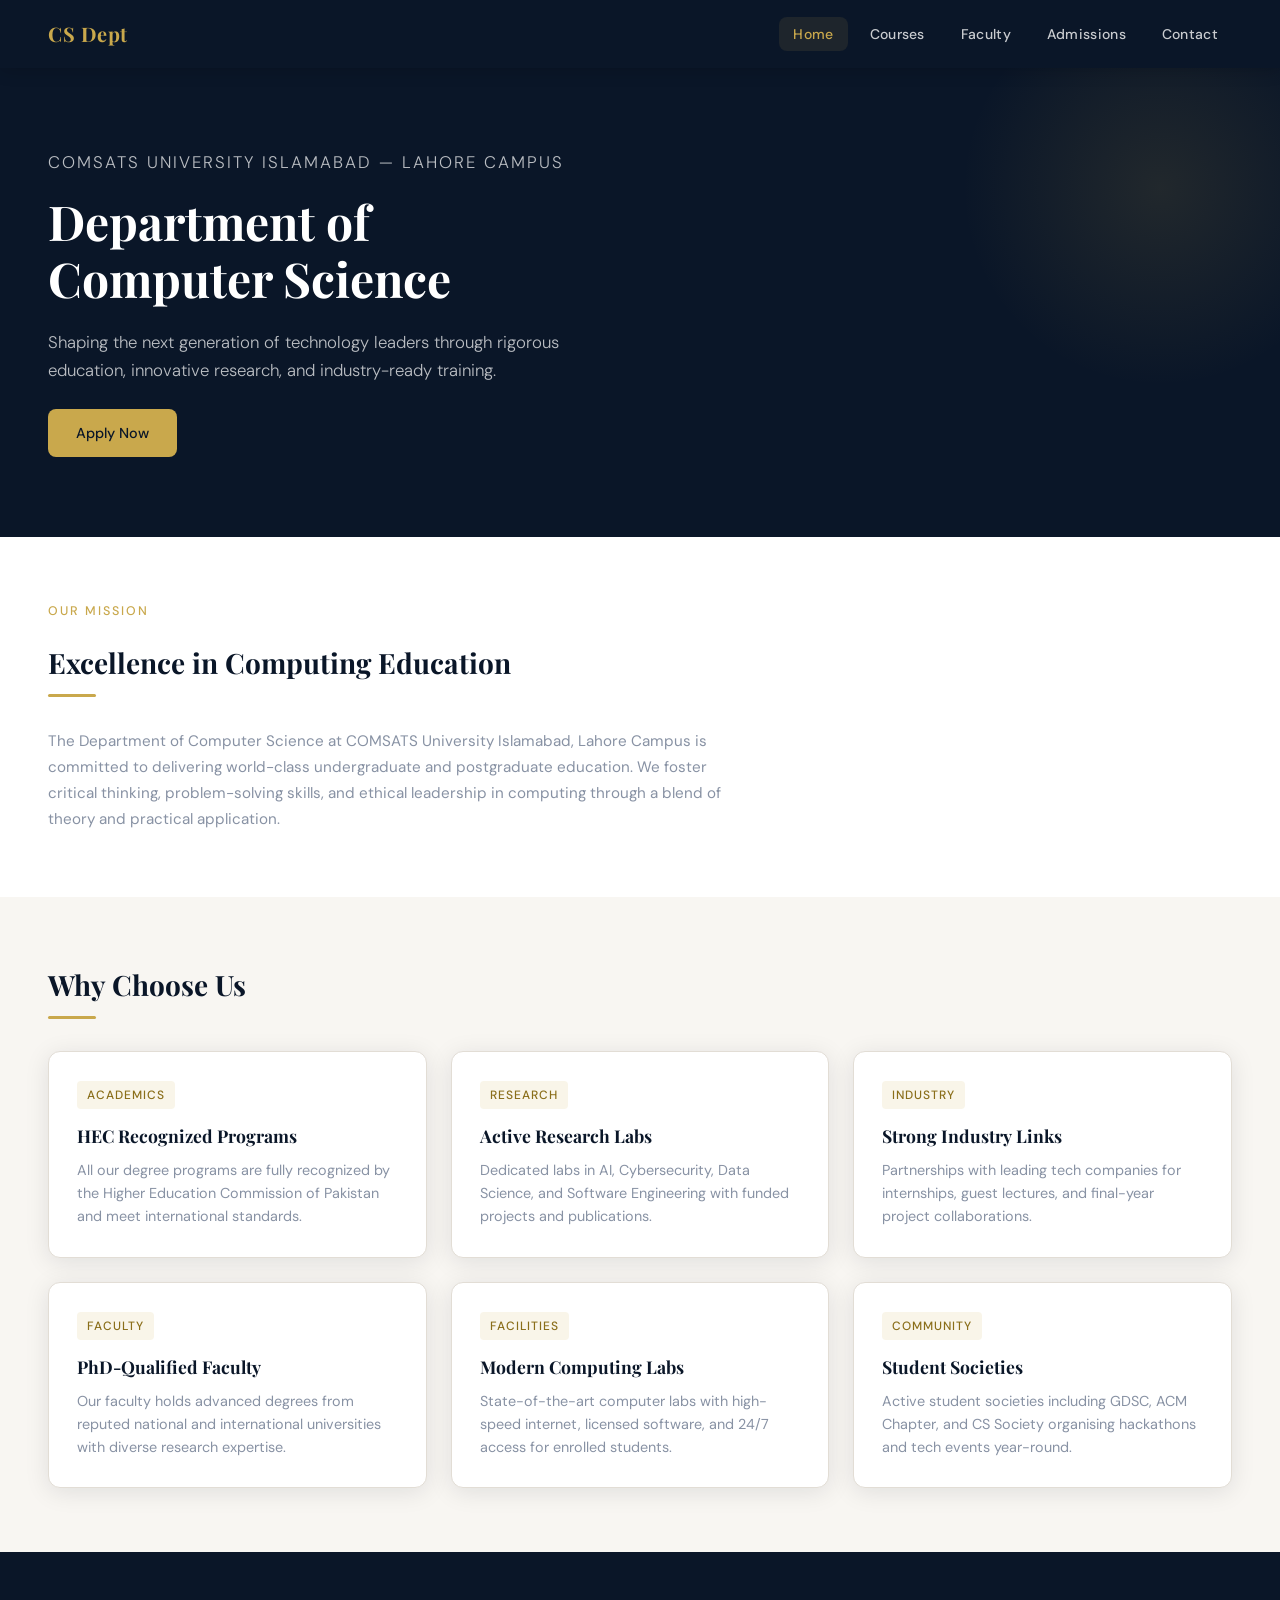
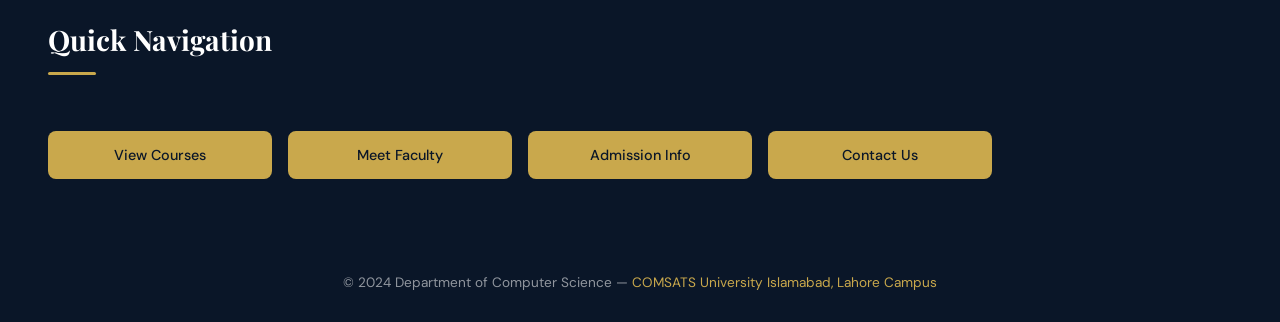
<file: index.html>
<!DOCTYPE html>
<html lang="en">
<head>
  <meta charset="UTF-8"/>
  <meta name="viewport" content="width=device-width, initial-scale=1.0"/>
  <title>CS Department — COMSATS Lahore</title>
  <link rel="stylesheet" href="css/style.css"/>
</head>
<body>

<nav>
  <a class="nav-logo" href="index.html">CS Dept</a>
  <ul class="nav-links">
    <li><a href="index.html" class="active">Home</a></li>
    <li><a href="courses.html">Courses</a></li>
    <li><a href="faculty.html">Faculty</a></li>
    <li><a href="admissions.html">Admissions</a></li>
    <li><a href="contact.html">Contact</a></li>
  </ul>
</nav>

<section class="hero">
  <p class="hero-label">COMSATS University Islamabad — Lahore Campus</p>
  <h1>Department of<br/>Computer Science</h1>
  <p>Shaping the next generation of technology leaders through rigorous education, innovative research, and industry-ready training.</p>
  <a href="admissions.html" class="btn">Apply Now</a>
</section>

<!-- Mission -->
<section class="section" style="background: var(--white);">
  <p class="hero-label" style="color: var(--gold); font-size:0.78rem; letter-spacing:2px; text-transform:uppercase; font-weight:500;">Our Mission</p>
  <h2 class="section-title">Excellence in Computing Education</h2>
  <div class="gold-line"></div>
  <p style="max-width:680px; color: var(--gray); font-size:0.95rem;">
    The Department of Computer Science at COMSATS University Islamabad, Lahore Campus is committed to delivering world-class undergraduate and postgraduate education. We foster critical thinking, problem-solving skills, and ethical leadership in computing through a blend of theory and practical application.
  </p>
</section>

<!-- Highlights -->
<section class="section">
  <h2 class="section-title">Why Choose Us</h2>
  <div class="gold-line"></div>
  <div class="card-grid">
    <div class="card">
      <div class="card-tag">Academics</div>
      <h3>HEC Recognized Programs</h3>
      <p>All our degree programs are fully recognized by the Higher Education Commission of Pakistan and meet international standards.</p>
    </div>
    <div class="card">
      <div class="card-tag">Research</div>
      <h3>Active Research Labs</h3>
      <p>Dedicated labs in AI, Cybersecurity, Data Science, and Software Engineering with funded projects and publications.</p>
    </div>
    <div class="card">
      <div class="card-tag">Industry</div>
      <h3>Strong Industry Links</h3>
      <p>Partnerships with leading tech companies for internships, guest lectures, and final-year project collaborations.</p>
    </div>
    <div class="card">
      <div class="card-tag">Faculty</div>
      <h3>PhD-Qualified Faculty</h3>
      <p>Our faculty holds advanced degrees from reputed national and international universities with diverse research expertise.</p>
    </div>
    <div class="card">
      <div class="card-tag">Facilities</div>
      <h3>Modern Computing Labs</h3>
      <p>State-of-the-art computer labs with high-speed internet, licensed software, and 24/7 access for enrolled students.</p>
    </div>
    <div class="card">
      <div class="card-tag">Community</div>
      <h3>Student Societies</h3>
      <p>Active student societies including GDSC, ACM Chapter, and CS Society organising hackathons and tech events year-round.</p>
    </div>
  </div>
</section>

<!-- Quick Links -->
<section class="section" style="background: var(--navy); color: var(--white);">
  <h2 class="section-title" style="color: var(--white);">Quick Navigation</h2>
  <div class="gold-line"></div>
  <div style="display:grid; grid-template-columns: repeat(auto-fill, minmax(200px, 1fr)); gap:16px; margin-top: 8px;">
    <a href="courses.html" class="btn" style="text-align:center;">View Courses</a>
    <a href="faculty.html" class="btn" style="text-align:center;">Meet Faculty</a>
    <a href="admissions.html" class="btn" style="text-align:center;">Admission Info</a>
    <a href="contact.html" class="btn" style="text-align:center;">Contact Us</a>
  </div>
</section>

<footer>
  <p>&copy; 2024 Department of Computer Science — <span>COMSATS University Islamabad, Lahore Campus</span></p>
</footer>

</body>
</html>
</file>
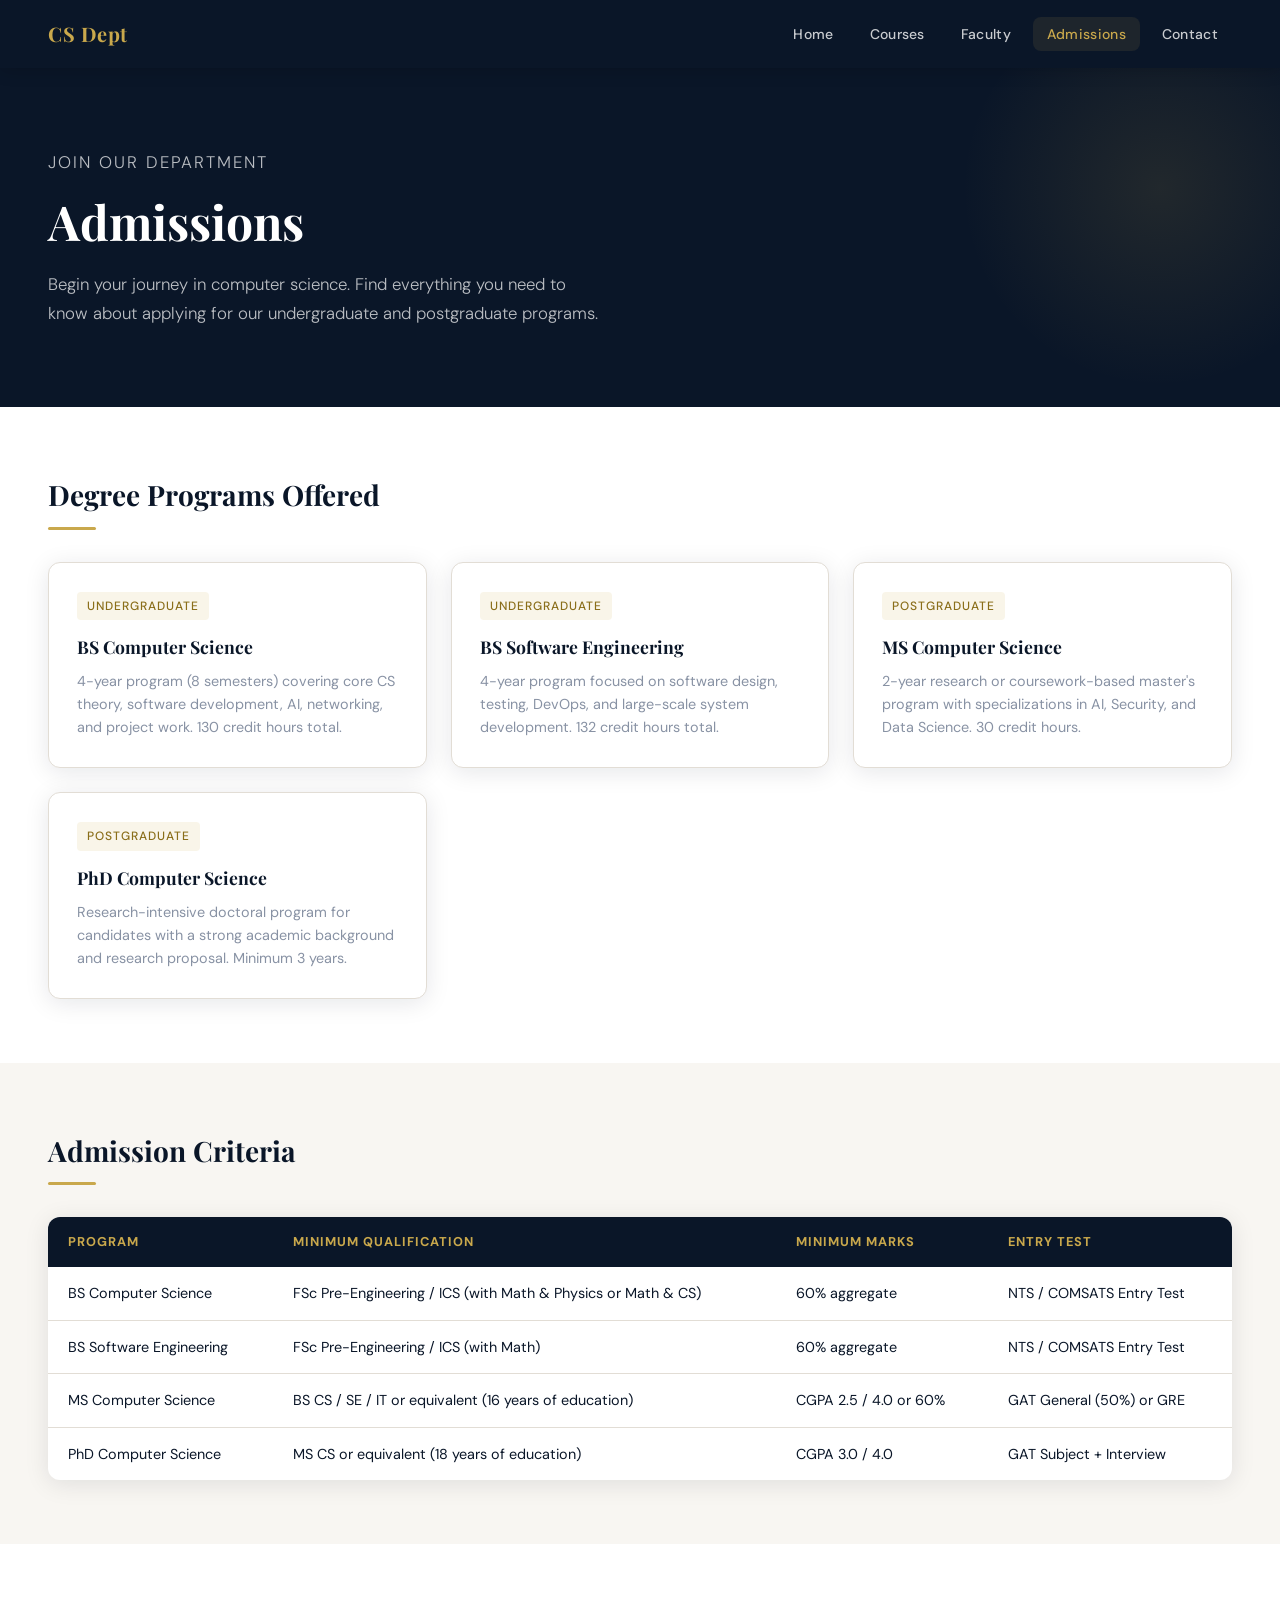
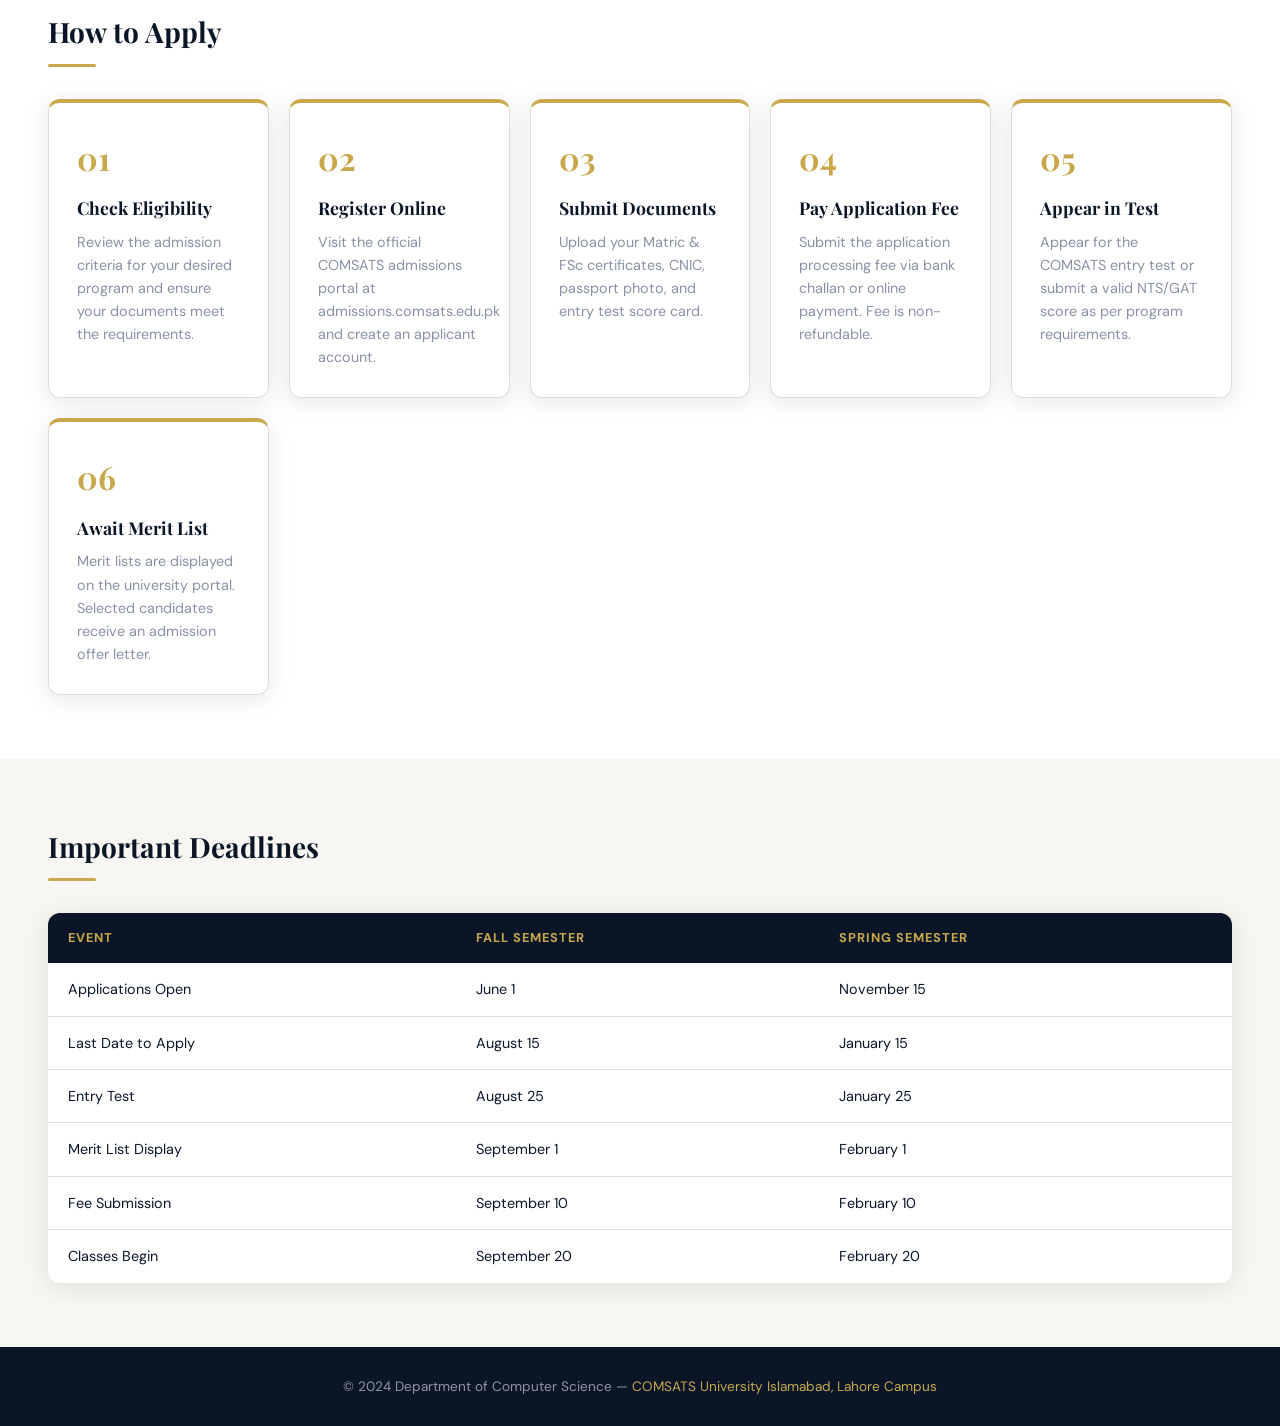
<file: admissions.html>
<!DOCTYPE html>
<html lang="en">
<head>
  <meta charset="UTF-8"/>
  <meta name="viewport" content="width=device-width, initial-scale=1.0"/>
  <title>Admissions — CS Department COMSATS Lahore</title>
  <link rel="stylesheet" href="css/style.css"/>
</head>
<body>

<nav>
  <a class="nav-logo" href="index.html">CS Dept</a>
  <ul class="nav-links">
    <li><a href="index.html">Home</a></li>
    <li><a href="courses.html">Courses</a></li>
    <li><a href="faculty.html">Faculty</a></li>
    <li><a href="admissions.html" class="active">Admissions</a></li>
    <li><a href="contact.html">Contact</a></li>
  </ul>
</nav>

<section class="hero">
  <p class="hero-label">Join Our Department</p>
  <h1>Admissions</h1>
  <p>Begin your journey in computer science. Find everything you need to know about applying for our undergraduate and postgraduate programs.</p>
</section>

<!-- Degree Programs -->
<section class="section" style="background: var(--white);">
  <h2 class="section-title">Degree Programs Offered</h2>
  <div class="gold-line"></div>
  <div class="card-grid">
    <div class="card">
      <div class="card-tag">Undergraduate</div>
      <h3>BS Computer Science</h3>
      <p>4-year program (8 semesters) covering core CS theory, software development, AI, networking, and project work. 130 credit hours total.</p>
    </div>
    <div class="card">
      <div class="card-tag">Undergraduate</div>
      <h3>BS Software Engineering</h3>
      <p>4-year program focused on software design, testing, DevOps, and large-scale system development. 132 credit hours total.</p>
    </div>
    <div class="card">
      <div class="card-tag">Postgraduate</div>
      <h3>MS Computer Science</h3>
      <p>2-year research or coursework-based master's program with specializations in AI, Security, and Data Science. 30 credit hours.</p>
    </div>
    <div class="card">
      <div class="card-tag">Postgraduate</div>
      <h3>PhD Computer Science</h3>
      <p>Research-intensive doctoral program for candidates with a strong academic background and research proposal. Minimum 3 years.</p>
    </div>
  </div>
</section>

<!-- Criteria -->
<section class="section">
  <h2 class="section-title">Admission Criteria</h2>
  <div class="gold-line"></div>
  <table>
    <thead>
      <tr>
        <th>Program</th>
        <th>Minimum Qualification</th>
        <th>Minimum Marks</th>
        <th>Entry Test</th>
      </tr>
    </thead>
    <tbody>
      <tr>
        <td>BS Computer Science</td>
        <td>FSc Pre-Engineering / ICS (with Math &amp; Physics or Math &amp; CS)</td>
        <td>60% aggregate</td>
        <td>NTS / COMSATS Entry Test</td>
      </tr>
      <tr>
        <td>BS Software Engineering</td>
        <td>FSc Pre-Engineering / ICS (with Math)</td>
        <td>60% aggregate</td>
        <td>NTS / COMSATS Entry Test</td>
      </tr>
      <tr>
        <td>MS Computer Science</td>
        <td>BS CS / SE / IT or equivalent (16 years of education)</td>
        <td>CGPA 2.5 / 4.0 or 60%</td>
        <td>GAT General (50%) or GRE</td>
      </tr>
      <tr>
        <td>PhD Computer Science</td>
        <td>MS CS or equivalent (18 years of education)</td>
        <td>CGPA 3.0 / 4.0</td>
        <td>GAT Subject + Interview</td>
      </tr>
    </tbody>
  </table>
</section>

<!-- Steps -->
<section class="section" style="background: var(--white);">
  <h2 class="section-title">How to Apply</h2>
  <div class="gold-line"></div>
  <div style="display:grid; grid-template-columns: repeat(auto-fill, minmax(220px, 1fr)); gap:20px;">
    <div class="card" style="border-top: 4px solid var(--gold);">
      <div style="font-family:'Playfair Display',serif; font-size:2rem; color:var(--gold); font-weight:700; margin-bottom:8px;">01</div>
      <h3>Check Eligibility</h3>
      <p>Review the admission criteria for your desired program and ensure your documents meet the requirements.</p>
    </div>
    <div class="card" style="border-top: 4px solid var(--gold);">
      <div style="font-family:'Playfair Display',serif; font-size:2rem; color:var(--gold); font-weight:700; margin-bottom:8px;">02</div>
      <h3>Register Online</h3>
      <p>Visit the official COMSATS admissions portal at admissions.comsats.edu.pk and create an applicant account.</p>
    </div>
    <div class="card" style="border-top: 4px solid var(--gold);">
      <div style="font-family:'Playfair Display',serif; font-size:2rem; color:var(--gold); font-weight:700; margin-bottom:8px;">03</div>
      <h3>Submit Documents</h3>
      <p>Upload your Matric &amp; FSc certificates, CNIC, passport photo, and entry test score card.</p>
    </div>
    <div class="card" style="border-top: 4px solid var(--gold);">
      <div style="font-family:'Playfair Display',serif; font-size:2rem; color:var(--gold); font-weight:700; margin-bottom:8px;">04</div>
      <h3>Pay Application Fee</h3>
      <p>Submit the application processing fee via bank challan or online payment. Fee is non-refundable.</p>
    </div>
    <div class="card" style="border-top: 4px solid var(--gold);">
      <div style="font-family:'Playfair Display',serif; font-size:2rem; color:var(--gold); font-weight:700; margin-bottom:8px;">05</div>
      <h3>Appear in Test</h3>
      <p>Appear for the COMSATS entry test or submit a valid NTS/GAT score as per program requirements.</p>
    </div>
    <div class="card" style="border-top: 4px solid var(--gold);">
      <div style="font-family:'Playfair Display',serif; font-size:2rem; color:var(--gold); font-weight:700; margin-bottom:8px;">06</div>
      <h3>Await Merit List</h3>
      <p>Merit lists are displayed on the university portal. Selected candidates receive an admission offer letter.</p>
    </div>
  </div>
</section>

<!-- Deadlines -->
<section class="section">
  <h2 class="section-title">Important Deadlines</h2>
  <div class="gold-line"></div>
  <table>
    <thead>
      <tr><th>Event</th><th>Fall Semester</th><th>Spring Semester</th></tr>
    </thead>
    <tbody>
      <tr><td>Applications Open</td><td>June 1</td><td>November 15</td></tr>
      <tr><td>Last Date to Apply</td><td>August 15</td><td>January 15</td></tr>
      <tr><td>Entry Test</td><td>August 25</td><td>January 25</td></tr>
      <tr><td>Merit List Display</td><td>September 1</td><td>February 1</td></tr>
      <tr><td>Fee Submission</td><td>September 10</td><td>February 10</td></tr>
      <tr><td>Classes Begin</td><td>September 20</td><td>February 20</td></tr>
    </tbody>
  </table>
</section>

<footer>
  <p>&copy; 2024 Department of Computer Science — <span>COMSATS University Islamabad, Lahore Campus</span></p>
</footer>
</body>
</html>
</file>
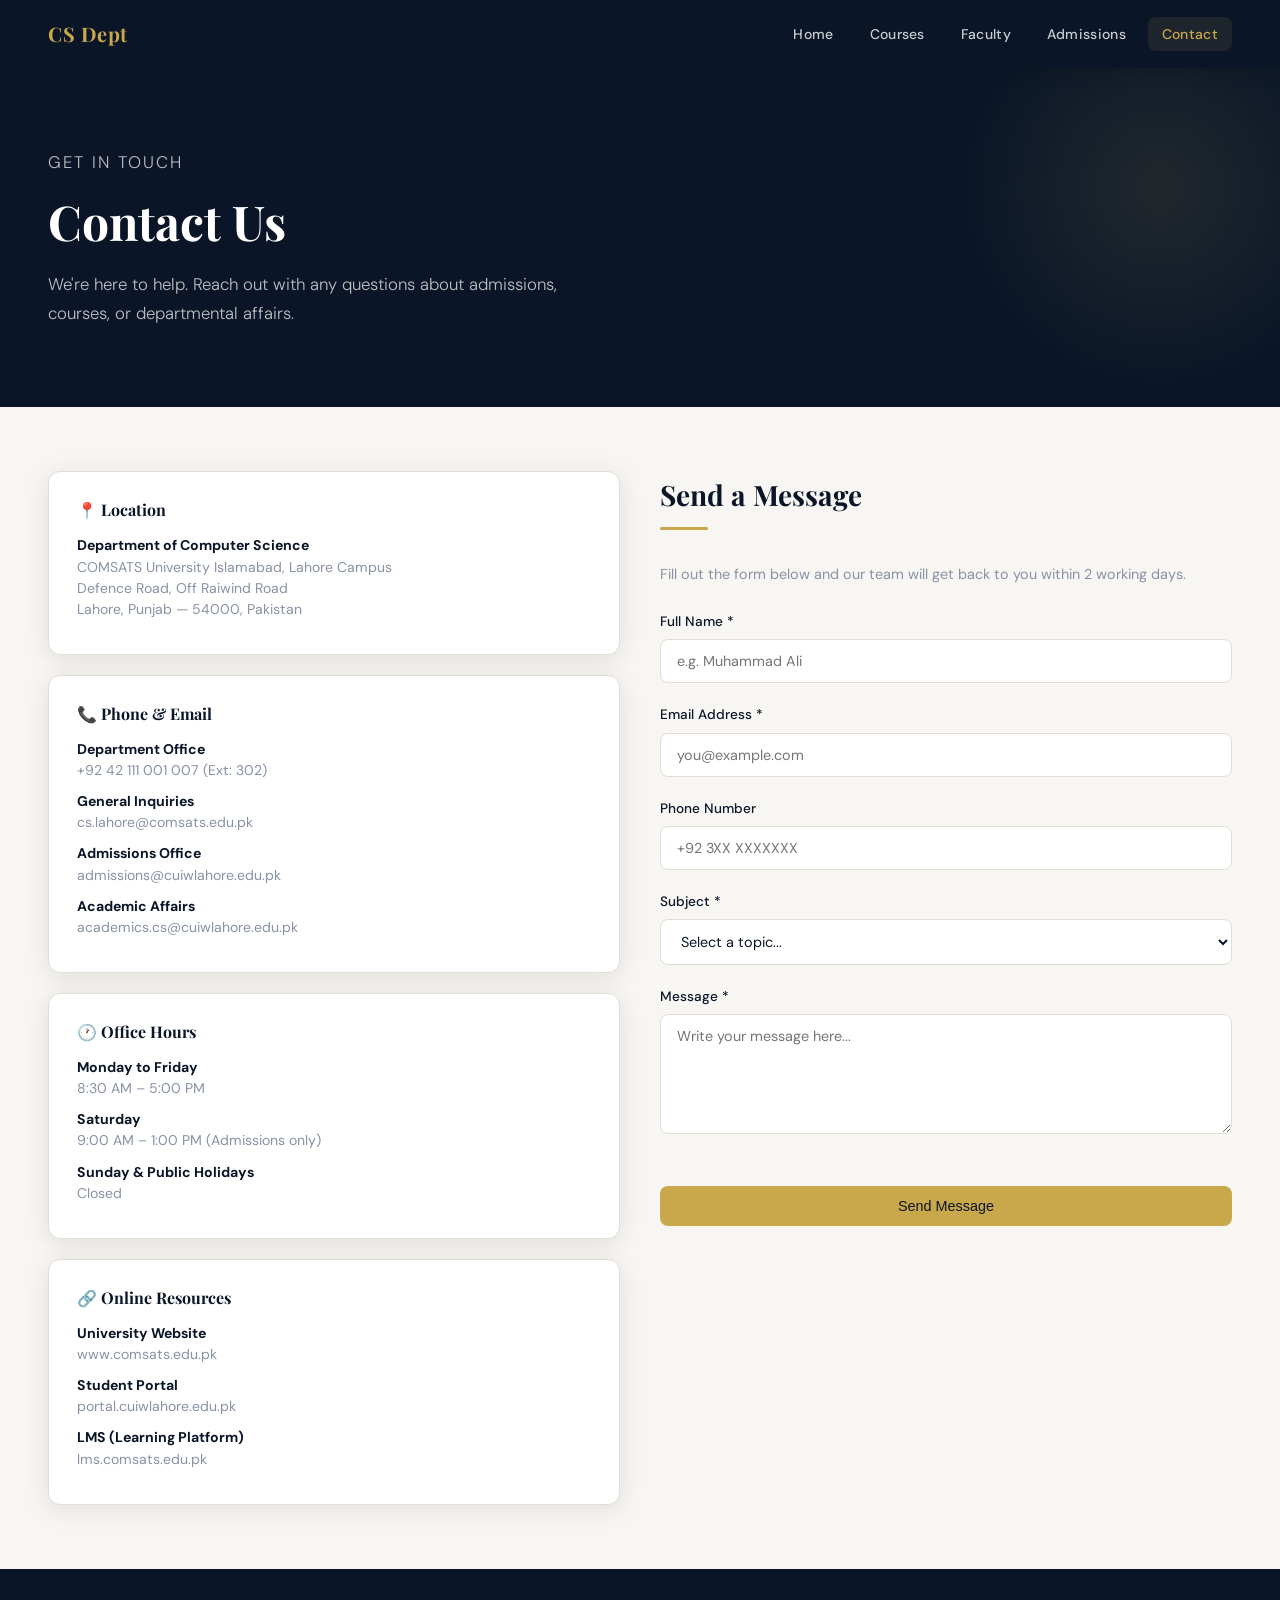
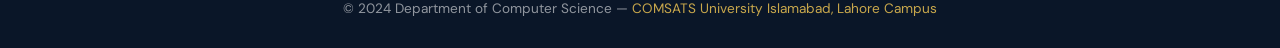
<file: contact.html>
<!DOCTYPE html>
<html lang="en">
<head>
  <meta charset="UTF-8"/>
  <meta name="viewport" content="width=device-width, initial-scale=1.0"/>
  <title>Contact — CS Department COMSATS Lahore</title>
  <link rel="stylesheet" href="css/style.css"/>
  <style>
    .info-block {
      background: var(--white);
      border-radius: 12px;
      padding: 24px 28px;
      border: 1px solid var(--border);
      box-shadow: var(--shadow);
    }
    .info-block h3 { font-family:'Playfair Display',serif; font-size:1rem; font-weight:700; color:var(--navy); margin-bottom:12px; }
    .info-row { display:flex; gap:10px; align-items:flex-start; margin-bottom:10px; }
    .info-icon { font-size:1rem; margin-top:2px; flex-shrink:0; }
    .info-text { font-size:0.88rem; color:var(--gray); line-height:1.5; }
    .info-text strong { color:var(--navy); display:block; }
    .contact-grid { display:grid; grid-template-columns:1fr 1fr; gap:40px; }
    @media(max-width:768px){ .contact-grid{grid-template-columns:1fr;} }
  </style>
</head>
<body>

<nav>
  <a class="nav-logo" href="index.html">CS Dept</a>
  <ul class="nav-links">
    <li><a href="index.html">Home</a></li>
    <li><a href="courses.html">Courses</a></li>
    <li><a href="faculty.html">Faculty</a></li>
    <li><a href="admissions.html">Admissions</a></li>
    <li><a href="contact.html" class="active">Contact</a></li>
  </ul>
</nav>

<section class="hero">
  <p class="hero-label">Get in Touch</p>
  <h1>Contact Us</h1>
  <p>We're here to help. Reach out with any questions about admissions, courses, or departmental affairs.</p>
</section>

<section class="section">
  <div class="contact-grid">

    <!-- Left: Info -->
    <div style="display:flex; flex-direction:column; gap:20px;">

      <div class="info-block">
        <h3>📍 Location</h3>
        <div class="info-row">
          <div class="info-text">
            <strong>Department of Computer Science</strong>
            COMSATS University Islamabad, Lahore Campus<br/>
            Defence Road, Off Raiwind Road<br/>
            Lahore, Punjab — 54000, Pakistan
          </div>
        </div>
      </div>

      <div class="info-block">
        <h3>📞 Phone &amp; Email</h3>
        <div class="info-row">
          <div class="info-text">
            <strong>Department Office</strong>
            +92 42 111 001 007 (Ext: 302)
          </div>
        </div>
        <div class="info-row">
          <div class="info-text">
            <strong>General Inquiries</strong>
            cs.lahore@comsats.edu.pk
          </div>
        </div>
        <div class="info-row">
          <div class="info-text">
            <strong>Admissions Office</strong>
            admissions@cuiwlahore.edu.pk
          </div>
        </div>
        <div class="info-row">
          <div class="info-text">
            <strong>Academic Affairs</strong>
            academics.cs@cuiwlahore.edu.pk
          </div>
        </div>
      </div>

      <div class="info-block">
        <h3>🕐 Office Hours</h3>
        <div class="info-row">
          <div class="info-text">
            <strong>Monday to Friday</strong>
            8:30 AM – 5:00 PM
          </div>
        </div>
        <div class="info-row">
          <div class="info-text">
            <strong>Saturday</strong>
            9:00 AM – 1:00 PM (Admissions only)
          </div>
        </div>
        <div class="info-row">
          <div class="info-text">
            <strong>Sunday &amp; Public Holidays</strong>
            Closed
          </div>
        </div>
      </div>

      <div class="info-block">
        <h3>🔗 Online Resources</h3>
        <div class="info-row">
          <div class="info-text">
            <strong>University Website</strong>
            www.comsats.edu.pk
          </div>
        </div>
        <div class="info-row">
          <div class="info-text">
            <strong>Student Portal</strong>
            portal.cuiwlahore.edu.pk
          </div>
        </div>
        <div class="info-row">
          <div class="info-text">
            <strong>LMS (Learning Platform)</strong>
            lms.comsats.edu.pk
          </div>
        </div>
      </div>

    </div>

    <!-- Right: Contact Form -->
    <div>
      <h2 class="section-title">Send a Message</h2>
      <div class="gold-line"></div>
      <p style="color:var(--gray); font-size:0.9rem; margin-bottom:24px;">Fill out the form below and our team will get back to you within 2 working days.</p>

      <form onsubmit="handleSubmit(event)">
        <div class="form-group">
          <label for="name">Full Name *</label>
          <input type="text" id="name" placeholder="e.g. Muhammad Ali" required/>
        </div>
        <div class="form-group">
          <label for="email">Email Address *</label>
          <input type="email" id="email" placeholder="you@example.com" required/>
        </div>
        <div class="form-group">
          <label for="phone">Phone Number</label>
          <input type="tel" id="phone" placeholder="+92 3XX XXXXXXX"/>
        </div>
        <div class="form-group">
          <label for="subject">Subject *</label>
          <select id="subject" required>
            <option value="">Select a topic...</option>
            <option>Admission Inquiry</option>
            <option>Course Information</option>
            <option>Faculty / Academic Affairs</option>
            <option>Fee / Scholarship</option>
            <option>Technical / Portal Issue</option>
            <option>Other</option>
          </select>
        </div>
        <div class="form-group">
          <label for="message">Message *</label>
          <textarea id="message" placeholder="Write your message here..." required></textarea>
        </div>
        <button type="submit" class="btn" style="width:100%; text-align:center;">Send Message</button>
      </form>

      <div id="success-msg" style="display:none; margin-top:20px; background:rgba(201,168,76,0.12); border:1px solid var(--gold); border-radius:8px; padding:16px; color:#8a6e1a; font-size:0.9rem;">
        ✅ Your message has been sent successfully! We'll get back to you within 2 working days.
      </div>
    </div>

  </div>
</section>

<footer>
  <p>&copy; 2024 Department of Computer Science — <span>COMSATS University Islamabad, Lahore Campus</span></p>
</footer>

<script>
function handleSubmit(e) {
  e.preventDefault();
  document.getElementById('success-msg').style.display = 'block';
  e.target.reset();
  e.target.style.opacity = '0.5';
  e.target.style.pointerEvents = 'none';
}
</script>

</body>
</html>
</file>
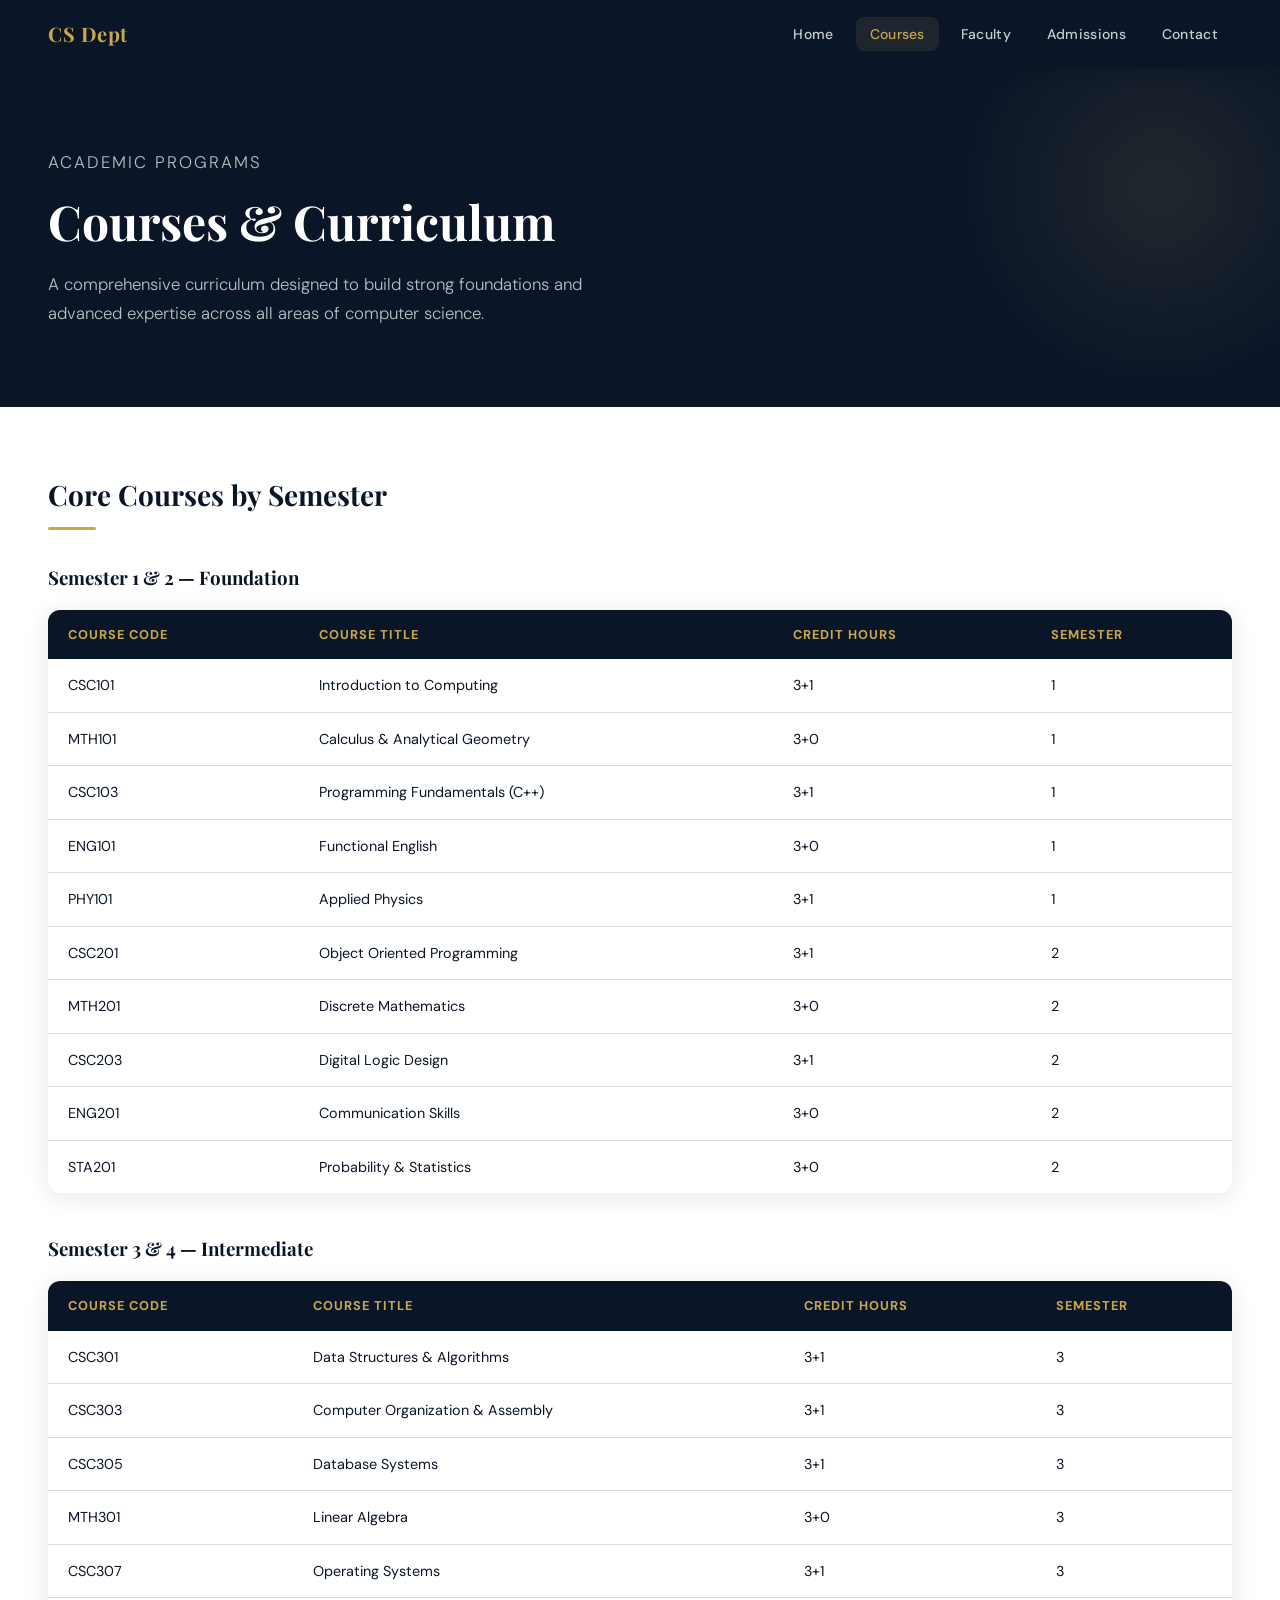
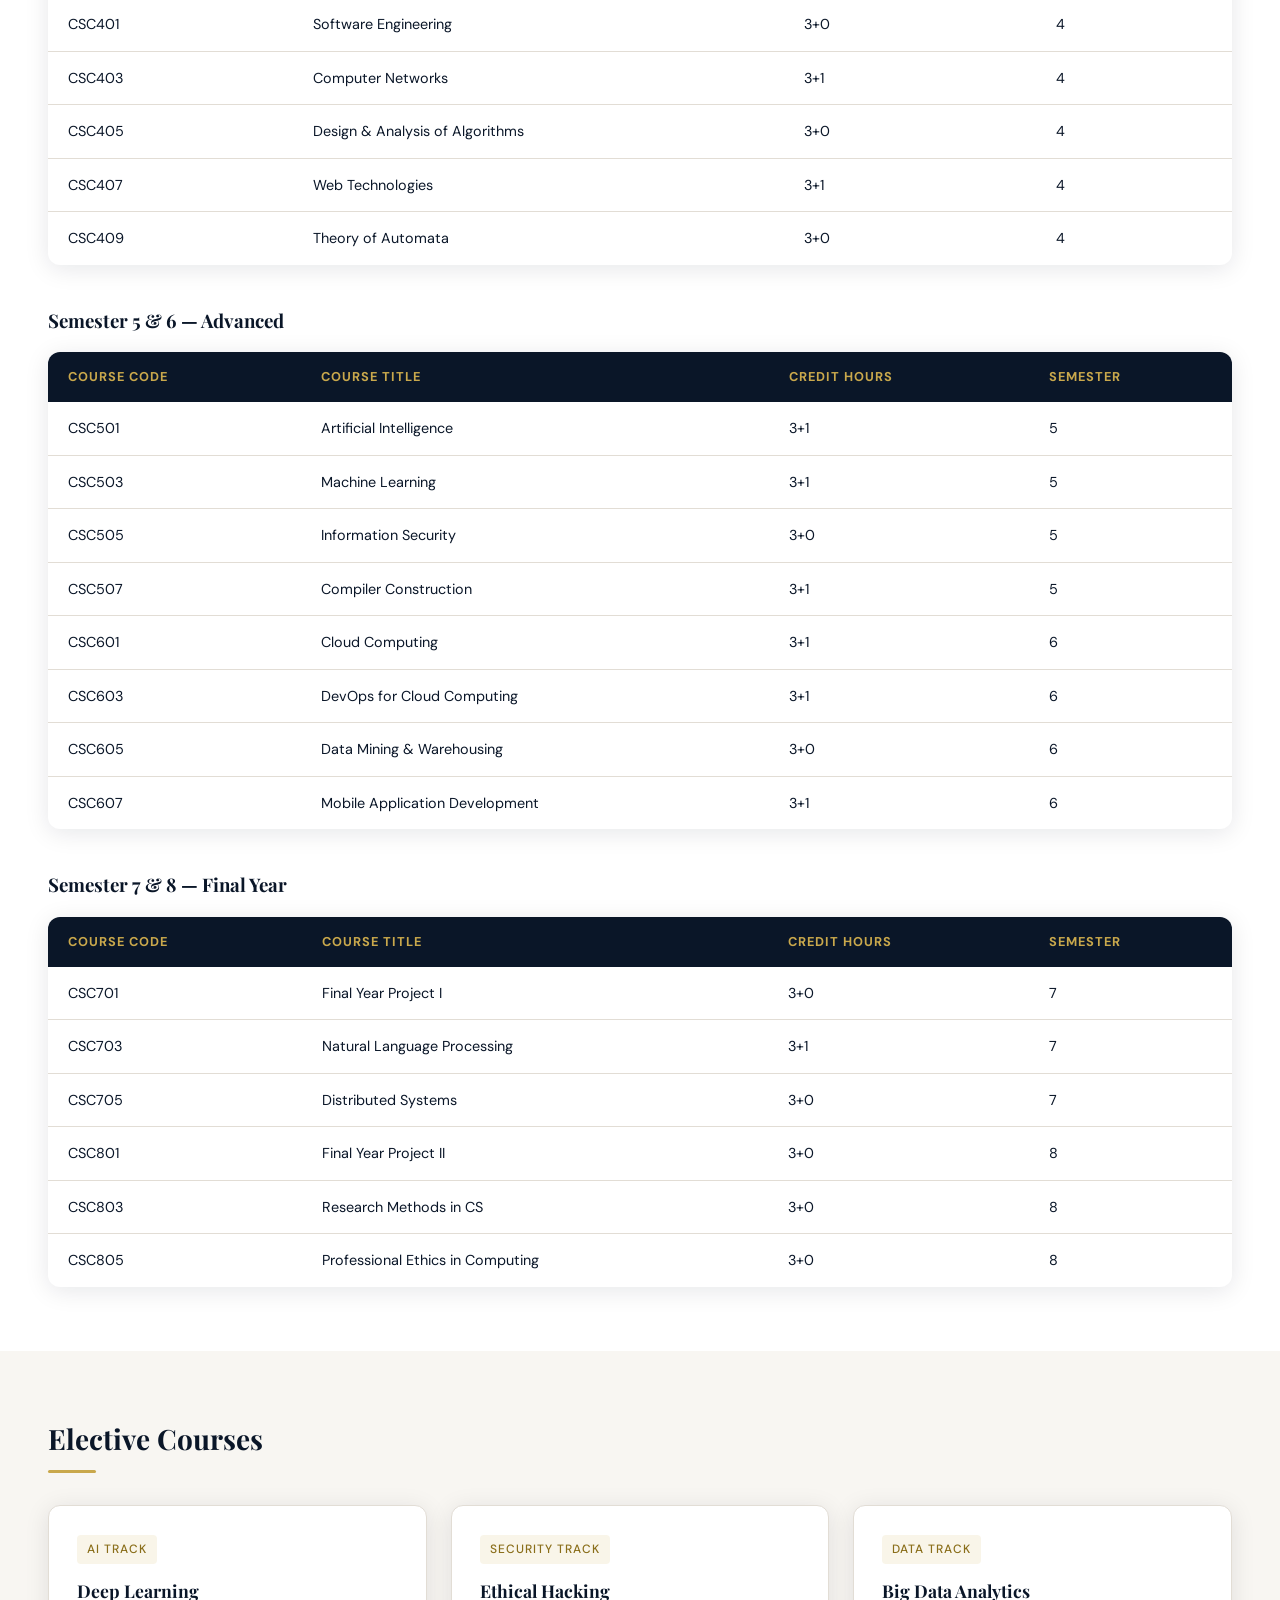
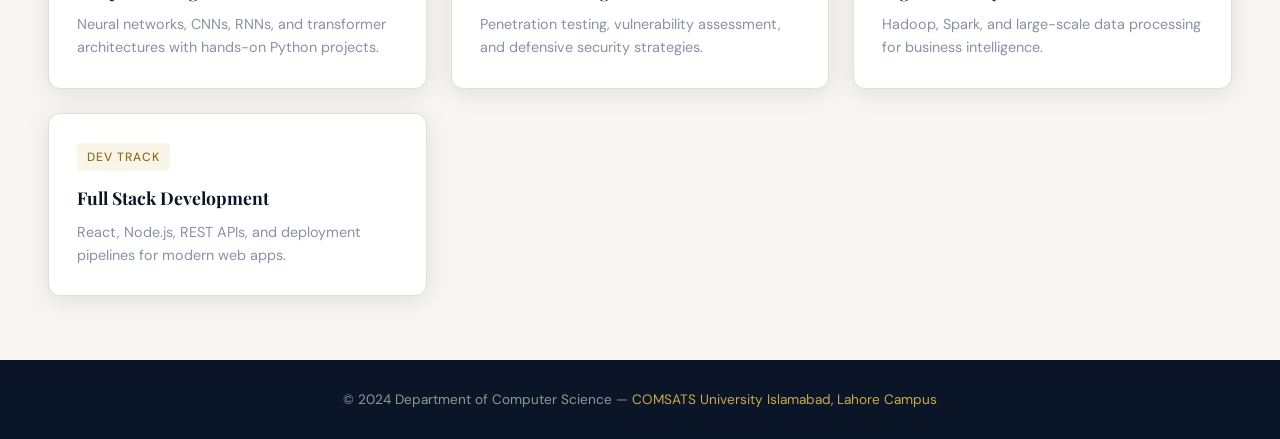
<file: courses.html>
<!DOCTYPE html>
<html lang="en">
<head>
  <meta charset="UTF-8"/>
  <meta name="viewport" content="width=device-width, initial-scale=1.0"/>
  <title>Courses — CS Department COMSATS Lahore</title>
  <link rel="stylesheet" href="css/style.css"/>
</head>
<body>

<nav>
  <a class="nav-logo" href="index.html">CS Dept</a>
  <ul class="nav-links">
    <li><a href="index.html">Home</a></li>
    <li><a href="courses.html" class="active">Courses</a></li>
    <li><a href="faculty.html">Faculty</a></li>
    <li><a href="admissions.html">Admissions</a></li>
    <li><a href="contact.html">Contact</a></li>
  </ul>
</nav>

<section class="hero">
  <p class="hero-label">Academic Programs</p>
  <h1>Courses &amp; Curriculum</h1>
  <p>A comprehensive curriculum designed to build strong foundations and advanced expertise across all areas of computer science.</p>
</section>

<!-- Semester 1 & 2 -->
<section class="section" style="background: var(--white);">
  <h2 class="section-title">Core Courses by Semester</h2>
  <div class="gold-line"></div>

  <h3 style="font-family:'Playfair Display',serif; margin-bottom:16px; color:var(--navy);">Semester 1 &amp; 2 — Foundation</h3>
  <table style="margin-bottom:40px;">
    <thead>
      <tr>
        <th>Course Code</th>
        <th>Course Title</th>
        <th>Credit Hours</th>
        <th>Semester</th>
      </tr>
    </thead>
    <tbody>
      <tr><td>CSC101</td><td>Introduction to Computing</td><td>3+1</td><td>1</td></tr>
      <tr><td>MTH101</td><td>Calculus &amp; Analytical Geometry</td><td>3+0</td><td>1</td></tr>
      <tr><td>CSC103</td><td>Programming Fundamentals (C++)</td><td>3+1</td><td>1</td></tr>
      <tr><td>ENG101</td><td>Functional English</td><td>3+0</td><td>1</td></tr>
      <tr><td>PHY101</td><td>Applied Physics</td><td>3+1</td><td>1</td></tr>
      <tr><td>CSC201</td><td>Object Oriented Programming</td><td>3+1</td><td>2</td></tr>
      <tr><td>MTH201</td><td>Discrete Mathematics</td><td>3+0</td><td>2</td></tr>
      <tr><td>CSC203</td><td>Digital Logic Design</td><td>3+1</td><td>2</td></tr>
      <tr><td>ENG201</td><td>Communication Skills</td><td>3+0</td><td>2</td></tr>
      <tr><td>STA201</td><td>Probability &amp; Statistics</td><td>3+0</td><td>2</td></tr>
    </tbody>
  </table>

  <h3 style="font-family:'Playfair Display',serif; margin-bottom:16px; color:var(--navy);">Semester 3 &amp; 4 — Intermediate</h3>
  <table style="margin-bottom:40px;">
    <thead>
      <tr>
        <th>Course Code</th>
        <th>Course Title</th>
        <th>Credit Hours</th>
        <th>Semester</th>
      </tr>
    </thead>
    <tbody>
      <tr><td>CSC301</td><td>Data Structures &amp; Algorithms</td><td>3+1</td><td>3</td></tr>
      <tr><td>CSC303</td><td>Computer Organization &amp; Assembly</td><td>3+1</td><td>3</td></tr>
      <tr><td>CSC305</td><td>Database Systems</td><td>3+1</td><td>3</td></tr>
      <tr><td>MTH301</td><td>Linear Algebra</td><td>3+0</td><td>3</td></tr>
      <tr><td>CSC307</td><td>Operating Systems</td><td>3+1</td><td>3</td></tr>
      <tr><td>CSC401</td><td>Software Engineering</td><td>3+0</td><td>4</td></tr>
      <tr><td>CSC403</td><td>Computer Networks</td><td>3+1</td><td>4</td></tr>
      <tr><td>CSC405</td><td>Design &amp; Analysis of Algorithms</td><td>3+0</td><td>4</td></tr>
      <tr><td>CSC407</td><td>Web Technologies</td><td>3+1</td><td>4</td></tr>
      <tr><td>CSC409</td><td>Theory of Automata</td><td>3+0</td><td>4</td></tr>
    </tbody>
  </table>

  <h3 style="font-family:'Playfair Display',serif; margin-bottom:16px; color:var(--navy);">Semester 5 &amp; 6 — Advanced</h3>
  <table style="margin-bottom:40px;">
    <thead>
      <tr>
        <th>Course Code</th>
        <th>Course Title</th>
        <th>Credit Hours</th>
        <th>Semester</th>
      </tr>
    </thead>
    <tbody>
      <tr><td>CSC501</td><td>Artificial Intelligence</td><td>3+1</td><td>5</td></tr>
      <tr><td>CSC503</td><td>Machine Learning</td><td>3+1</td><td>5</td></tr>
      <tr><td>CSC505</td><td>Information Security</td><td>3+0</td><td>5</td></tr>
      <tr><td>CSC507</td><td>Compiler Construction</td><td>3+1</td><td>5</td></tr>
      <tr><td>CSC601</td><td>Cloud Computing</td><td>3+1</td><td>6</td></tr>
      <tr><td>CSC603</td><td>DevOps for Cloud Computing</td><td>3+1</td><td>6</td></tr>
      <tr><td>CSC605</td><td>Data Mining &amp; Warehousing</td><td>3+0</td><td>6</td></tr>
      <tr><td>CSC607</td><td>Mobile Application Development</td><td>3+1</td><td>6</td></tr>
    </tbody>
  </table>

  <h3 style="font-family:'Playfair Display',serif; margin-bottom:16px; color:var(--navy);">Semester 7 &amp; 8 — Final Year</h3>
  <table>
    <thead>
      <tr>
        <th>Course Code</th>
        <th>Course Title</th>
        <th>Credit Hours</th>
        <th>Semester</th>
      </tr>
    </thead>
    <tbody>
      <tr><td>CSC701</td><td>Final Year Project I</td><td>3+0</td><td>7</td></tr>
      <tr><td>CSC703</td><td>Natural Language Processing</td><td>3+1</td><td>7</td></tr>
      <tr><td>CSC705</td><td>Distributed Systems</td><td>3+0</td><td>7</td></tr>
      <tr><td>CSC801</td><td>Final Year Project II</td><td>3+0</td><td>8</td></tr>
      <tr><td>CSC803</td><td>Research Methods in CS</td><td>3+0</td><td>8</td></tr>
      <tr><td>CSC805</td><td>Professional Ethics in Computing</td><td>3+0</td><td>8</td></tr>
    </tbody>
  </table>
</section>

<!-- Electives -->
<section class="section">
  <h2 class="section-title">Elective Courses</h2>
  <div class="gold-line"></div>
  <div class="card-grid">
    <div class="card"><div class="card-tag">AI Track</div><h3>Deep Learning</h3><p>Neural networks, CNNs, RNNs, and transformer architectures with hands-on Python projects.</p></div>
    <div class="card"><div class="card-tag">Security Track</div><h3>Ethical Hacking</h3><p>Penetration testing, vulnerability assessment, and defensive security strategies.</p></div>
    <div class="card"><div class="card-tag">Data Track</div><h3>Big Data Analytics</h3><p>Hadoop, Spark, and large-scale data processing for business intelligence.</p></div>
    <div class="card"><div class="card-tag">Dev Track</div><h3>Full Stack Development</h3><p>React, Node.js, REST APIs, and deployment pipelines for modern web apps.</p></div>
  </div>
</section>

<footer>
  <p>&copy; 2024 Department of Computer Science — <span>COMSATS University Islamabad, Lahore Campus</span></p>
</footer>
</body>
</html>
</file>
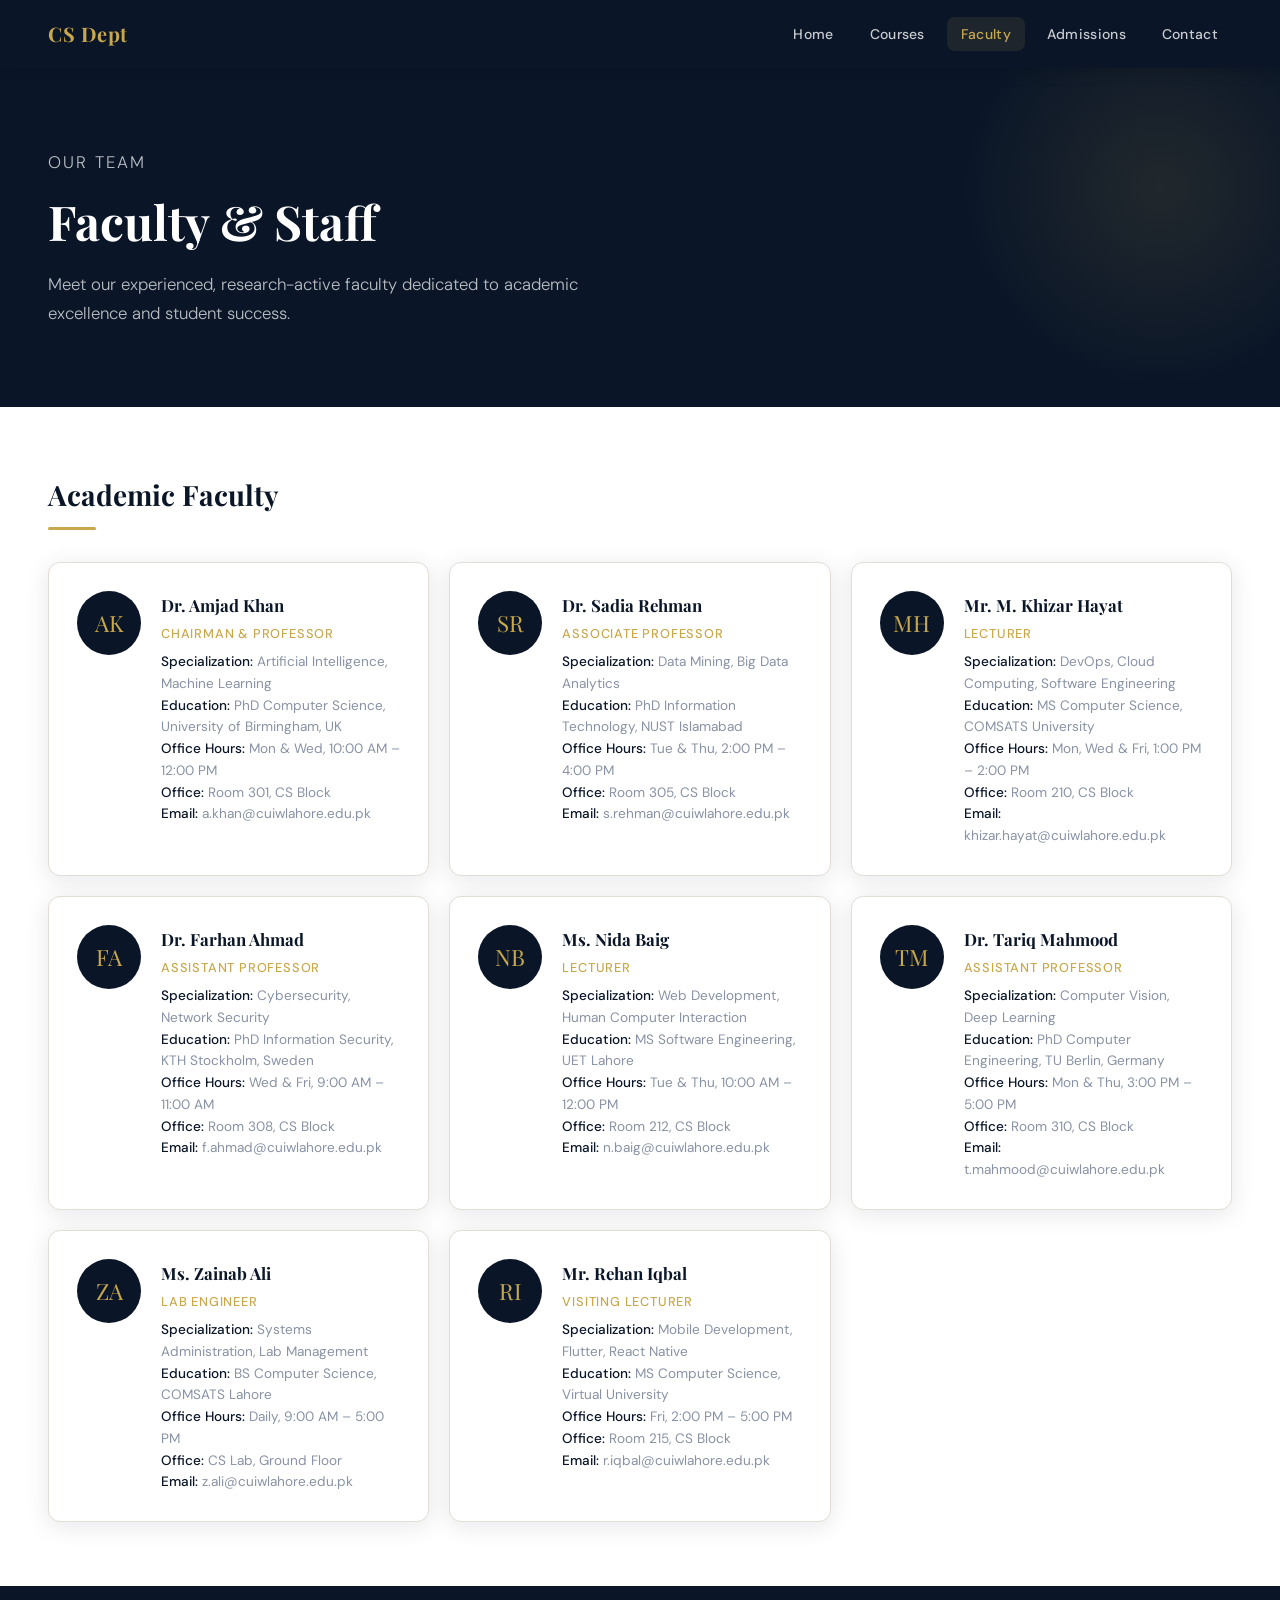
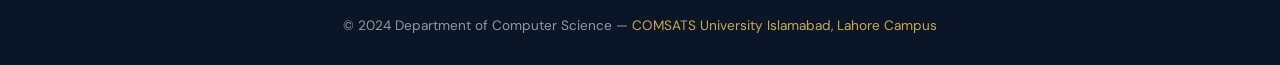
<file: faculty.html>
<!DOCTYPE html>
<html lang="en">
<head>
  <meta charset="UTF-8"/>
  <meta name="viewport" content="width=device-width, initial-scale=1.0"/>
  <title>Faculty — CS Department COMSATS Lahore</title>
  <link rel="stylesheet" href="css/style.css"/>
  <style>
    .faculty-card {
      background: var(--white);
      border-radius: 12px;
      padding: 28px;
      border: 1px solid var(--border);
      box-shadow: var(--shadow);
      display: flex;
      gap: 20px;
      align-items: flex-start;
      transition: transform 0.2s, box-shadow 0.2s;
    }
    .faculty-card:hover { transform: translateY(-2px); box-shadow: 0 8px 32px rgba(10,22,40,0.13); }
    .faculty-avatar {
      width: 64px; height: 64px;
      border-radius: 50%;
      background: var(--navy);
      display: flex; align-items: center; justify-content: center;
      font-family: 'Playfair Display', serif;
      font-size: 1.4rem;
      color: var(--gold);
      flex-shrink: 0;
    }
    .faculty-info h3 { font-family: 'Playfair Display', serif; font-size: 1.05rem; font-weight: 700; color: var(--navy); margin-bottom: 4px; }
    .faculty-role { font-size: 0.8rem; color: var(--gold); font-weight: 500; text-transform: uppercase; letter-spacing: 0.8px; margin-bottom: 6px; }
    .faculty-detail { font-size: 0.85rem; color: var(--gray); line-height: 1.6; }
    .faculty-detail span { font-weight: 500; color: var(--navy); }
    .faculty-grid { display: grid; grid-template-columns: repeat(auto-fill, minmax(320px, 1fr)); gap: 20px; }
  </style>
</head>
<body>

<nav>
  <a class="nav-logo" href="index.html">CS Dept</a>
  <ul class="nav-links">
    <li><a href="index.html">Home</a></li>
    <li><a href="courses.html">Courses</a></li>
    <li><a href="faculty.html" class="active">Faculty</a></li>
    <li><a href="admissions.html">Admissions</a></li>
    <li><a href="contact.html">Contact</a></li>
  </ul>
</nav>

<section class="hero">
  <p class="hero-label">Our Team</p>
  <h1>Faculty &amp; Staff</h1>
  <p>Meet our experienced, research-active faculty dedicated to academic excellence and student success.</p>
</section>

<!-- Faculty list -->
<section class="section" style="background: var(--white);">
  <h2 class="section-title">Academic Faculty</h2>
  <div class="gold-line"></div>
  <div class="faculty-grid">

    <div class="faculty-card">
      <div class="faculty-avatar">AK</div>
      <div class="faculty-info">
        <h3>Dr. Amjad Khan</h3>
        <p class="faculty-role">Chairman &amp; Professor</p>
        <p class="faculty-detail">
          <span>Specialization:</span> Artificial Intelligence, Machine Learning<br/>
          <span>Education:</span> PhD Computer Science, University of Birmingham, UK<br/>
          <span>Office Hours:</span> Mon &amp; Wed, 10:00 AM – 12:00 PM<br/>
          <span>Office:</span> Room 301, CS Block<br/>
          <span>Email:</span> a.khan@cuiwlahore.edu.pk
        </p>
      </div>
    </div>

    <div class="faculty-card">
      <div class="faculty-avatar">SR</div>
      <div class="faculty-info">
        <h3>Dr. Sadia Rehman</h3>
        <p class="faculty-role">Associate Professor</p>
        <p class="faculty-detail">
          <span>Specialization:</span> Data Mining, Big Data Analytics<br/>
          <span>Education:</span> PhD Information Technology, NUST Islamabad<br/>
          <span>Office Hours:</span> Tue &amp; Thu, 2:00 PM – 4:00 PM<br/>
          <span>Office:</span> Room 305, CS Block<br/>
          <span>Email:</span> s.rehman@cuiwlahore.edu.pk
        </p>
      </div>
    </div>

    <div class="faculty-card">
      <div class="faculty-avatar">MH</div>
      <div class="faculty-info">
        <h3>Mr. M. Khizar Hayat</h3>
        <p class="faculty-role">Lecturer</p>
        <p class="faculty-detail">
          <span>Specialization:</span> DevOps, Cloud Computing, Software Engineering<br/>
          <span>Education:</span> MS Computer Science, COMSATS University<br/>
          <span>Office Hours:</span> Mon, Wed &amp; Fri, 1:00 PM – 2:00 PM<br/>
          <span>Office:</span> Room 210, CS Block<br/>
          <span>Email:</span> khizar.hayat@cuiwlahore.edu.pk
        </p>
      </div>
    </div>

    <div class="faculty-card">
      <div class="faculty-avatar">FA</div>
      <div class="faculty-info">
        <h3>Dr. Farhan Ahmad</h3>
        <p class="faculty-role">Assistant Professor</p>
        <p class="faculty-detail">
          <span>Specialization:</span> Cybersecurity, Network Security<br/>
          <span>Education:</span> PhD Information Security, KTH Stockholm, Sweden<br/>
          <span>Office Hours:</span> Wed &amp; Fri, 9:00 AM – 11:00 AM<br/>
          <span>Office:</span> Room 308, CS Block<br/>
          <span>Email:</span> f.ahmad@cuiwlahore.edu.pk
        </p>
      </div>
    </div>

    <div class="faculty-card">
      <div class="faculty-avatar">NB</div>
      <div class="faculty-info">
        <h3>Ms. Nida Baig</h3>
        <p class="faculty-role">Lecturer</p>
        <p class="faculty-detail">
          <span>Specialization:</span> Web Development, Human Computer Interaction<br/>
          <span>Education:</span> MS Software Engineering, UET Lahore<br/>
          <span>Office Hours:</span> Tue &amp; Thu, 10:00 AM – 12:00 PM<br/>
          <span>Office:</span> Room 212, CS Block<br/>
          <span>Email:</span> n.baig@cuiwlahore.edu.pk
        </p>
      </div>
    </div>

    <div class="faculty-card">
      <div class="faculty-avatar">TM</div>
      <div class="faculty-info">
        <h3>Dr. Tariq Mahmood</h3>
        <p class="faculty-role">Assistant Professor</p>
        <p class="faculty-detail">
          <span>Specialization:</span> Computer Vision, Deep Learning<br/>
          <span>Education:</span> PhD Computer Engineering, TU Berlin, Germany<br/>
          <span>Office Hours:</span> Mon &amp; Thu, 3:00 PM – 5:00 PM<br/>
          <span>Office:</span> Room 310, CS Block<br/>
          <span>Email:</span> t.mahmood@cuiwlahore.edu.pk
        </p>
      </div>
    </div>

    <div class="faculty-card">
      <div class="faculty-avatar">ZA</div>
      <div class="faculty-info">
        <h3>Ms. Zainab Ali</h3>
        <p class="faculty-role">Lab Engineer</p>
        <p class="faculty-detail">
          <span>Specialization:</span> Systems Administration, Lab Management<br/>
          <span>Education:</span> BS Computer Science, COMSATS Lahore<br/>
          <span>Office Hours:</span> Daily, 9:00 AM – 5:00 PM<br/>
          <span>Office:</span> CS Lab, Ground Floor<br/>
          <span>Email:</span> z.ali@cuiwlahore.edu.pk
        </p>
      </div>
    </div>

    <div class="faculty-card">
      <div class="faculty-avatar">RI</div>
      <div class="faculty-info">
        <h3>Mr. Rehan Iqbal</h3>
        <p class="faculty-role">Visiting Lecturer</p>
        <p class="faculty-detail">
          <span>Specialization:</span> Mobile Development, Flutter, React Native<br/>
          <span>Education:</span> MS Computer Science, Virtual University<br/>
          <span>Office Hours:</span> Fri, 2:00 PM – 5:00 PM<br/>
          <span>Office:</span> Room 215, CS Block<br/>
          <span>Email:</span> r.iqbal@cuiwlahore.edu.pk
        </p>
      </div>
    </div>

  </div>
</section>

<footer>
  <p>&copy; 2024 Department of Computer Science — <span>COMSATS University Islamabad, Lahore Campus</span></p>
</footer>
</body>
</html>
</file>
<file: css/style.css>
@import url('https://fonts.googleapis.com/css2?family=Playfair+Display:wght@400;700&family=DM+Sans:wght@300;400;500&display=swap');

:root {
  --navy: #0a1628;
  --navy-mid: #112240;
  --gold: #c9a84c;
  --gold-light: #e8c97a;
  --cream: #f5f0e8;
  --white: #ffffff;
  --gray: #8892a4;
  --light-bg: #f8f6f2;
  --border: #e2ddd5;
  --radius: 8px;
  --shadow: 0 4px 24px rgba(10,22,40,0.10);
}

* { margin: 0; padding: 0; box-sizing: border-box; }

body {
  font-family: 'DM Sans', sans-serif;
  background: var(--light-bg);
  color: var(--navy);
  line-height: 1.7;
}

/* NAV */
nav {
  background: var(--navy);
  padding: 0 48px;
  display: flex;
  align-items: center;
  justify-content: space-between;
  height: 68px;
  position: sticky;
  top: 0;
  z-index: 100;
  box-shadow: 0 2px 16px rgba(0,0,0,0.18);
}
.nav-logo {
  font-family: 'Playfair Display', serif;
  color: var(--gold);
  font-size: 1.25rem;
  font-weight: 700;
  text-decoration: none;
  letter-spacing: 0.5px;
}
.nav-links { display: flex; gap: 8px; list-style: none; }
.nav-links a {
  color: rgba(255,255,255,0.78);
  text-decoration: none;
  font-size: 0.875rem;
  font-weight: 500;
  padding: 8px 14px;
  border-radius: var(--radius);
  transition: all 0.2s;
  letter-spacing: 0.3px;
}
.nav-links a:hover, .nav-links a.active {
  color: var(--gold);
  background: rgba(201,168,76,0.10);
}

/* HERO BANNER */
.hero {
  background: var(--navy);
  color: var(--white);
  padding: 80px 48px;
  position: relative;
  overflow: hidden;
}
.hero::after {
  content: '';
  position: absolute;
  right: -80px; top: -80px;
  width: 400px; height: 400px;
  border-radius: 50%;
  background: radial-gradient(circle, rgba(201,168,76,0.12) 0%, transparent 70%);
  pointer-events: none;
}
.hero-label {
  font-size: 0.78rem;
  letter-spacing: 2px;
  text-transform: uppercase;
  color: var(--gold);
  font-weight: 500;
  margin-bottom: 16px;
}
.hero h1 {
  font-family: 'Playfair Display', serif;
  font-size: clamp(2rem, 4vw, 3rem);
  font-weight: 700;
  line-height: 1.2;
  margin-bottom: 20px;
}
.hero p {
  font-size: 1.05rem;
  color: rgba(255,255,255,0.72);
  max-width: 560px;
  font-weight: 300;
}

/* SECTION */
.section { padding: 64px 48px; }
.section-title {
  font-family: 'Playfair Display', serif;
  font-size: 1.75rem;
  font-weight: 700;
  color: var(--navy);
  margin-bottom: 8px;
}
.section-subtitle {
  color: var(--gray);
  font-size: 0.95rem;
  margin-bottom: 40px;
}
.gold-line {
  width: 48px; height: 3px;
  background: var(--gold);
  border-radius: 2px;
  margin-bottom: 32px;
}

/* CARDS */
.card-grid {
  display: grid;
  grid-template-columns: repeat(auto-fill, minmax(280px, 1fr));
  gap: 24px;
}
.card {
  background: var(--white);
  border-radius: 12px;
  padding: 28px;
  border: 1px solid var(--border);
  box-shadow: var(--shadow);
  transition: transform 0.2s, box-shadow 0.2s;
}
.card:hover {
  transform: translateY(-3px);
  box-shadow: 0 8px 32px rgba(10,22,40,0.13);
}
.card-tag {
  display: inline-block;
  background: rgba(201,168,76,0.12);
  color: #8a6e1a;
  font-size: 0.75rem;
  font-weight: 500;
  letter-spacing: 1px;
  text-transform: uppercase;
  padding: 4px 10px;
  border-radius: 4px;
  margin-bottom: 12px;
}
.card h3 {
  font-family: 'Playfair Display', serif;
  font-size: 1.1rem;
  font-weight: 700;
  margin-bottom: 8px;
  color: var(--navy);
}
.card p { font-size: 0.9rem; color: var(--gray); line-height: 1.6; }

/* FOOTER */
footer {
  background: var(--navy);
  color: rgba(255,255,255,0.55);
  text-align: center;
  padding: 28px 48px;
  font-size: 0.85rem;
}
footer span { color: var(--gold); }

/* BUTTON */
.btn {
  display: inline-block;
  background: var(--gold);
  color: var(--navy);
  padding: 12px 28px;
  border-radius: var(--radius);
  font-weight: 500;
  font-size: 0.9rem;
  text-decoration: none;
  margin-top: 24px;
  transition: background 0.2s, transform 0.15s;
  border: none;
  cursor: pointer;
}
.btn:hover { background: var(--gold-light); transform: translateY(-1px); }

/* TABLE */
table { width: 100%; border-collapse: collapse; background: var(--white); border-radius: 12px; overflow: hidden; box-shadow: var(--shadow); }
th { background: var(--navy); color: var(--gold); font-size: 0.8rem; text-transform: uppercase; letter-spacing: 1px; padding: 14px 20px; text-align: left; }
td { padding: 14px 20px; font-size: 0.9rem; border-bottom: 1px solid var(--border); color: var(--navy); }
tr:last-child td { border-bottom: none; }
tr:hover td { background: var(--light-bg); }

/* FORM */
.form-group { margin-bottom: 20px; }
label { display: block; font-size: 0.85rem; font-weight: 500; margin-bottom: 6px; color: var(--navy); }
input, textarea, select {
  width: 100%;
  padding: 12px 16px;
  border: 1px solid var(--border);
  border-radius: var(--radius);
  font-family: 'DM Sans', sans-serif;
  font-size: 0.9rem;
  background: var(--white);
  color: var(--navy);
  transition: border-color 0.2s;
}
input:focus, textarea:focus, select:focus {
  outline: none;
  border-color: var(--gold);
}
textarea { resize: vertical; min-height: 120px; }

@media (max-width: 768px) {
  nav { padding: 0 20px; }
  .hero, .section { padding: 48px 20px; }
  .nav-links { gap: 2px; }
  .nav-links a { padding: 6px 8px; font-size: 0.78rem; }
}
</file>
